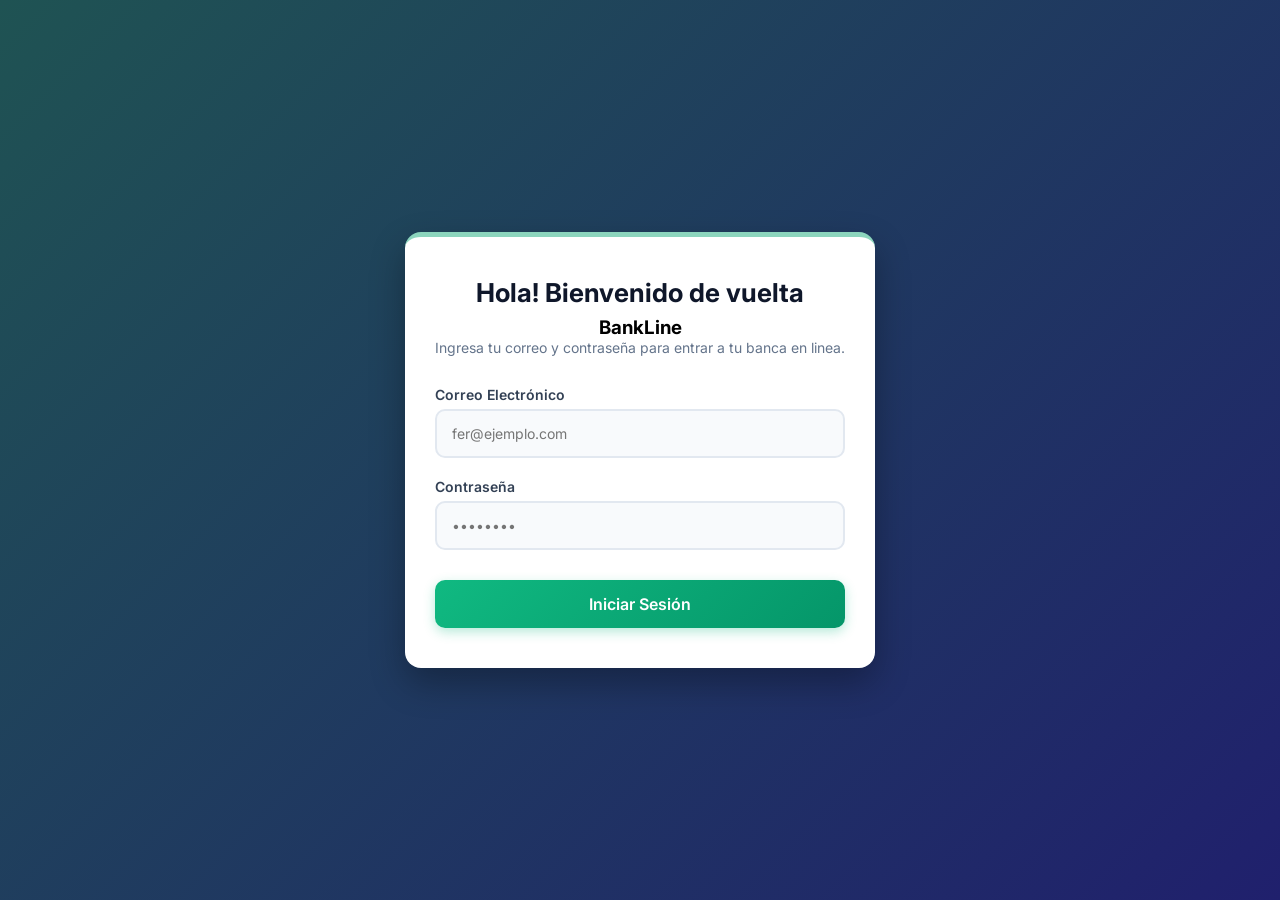
<file: index.html>
<!DOCTYPE html>
<html lang="es">
<head>
    <meta charset="UTF-8">
    <meta name="viewport" content="width=device-width, initial-scale=1.0">
    <title>Fintech Dashboard | Gestión Financiera</title>
    <link rel="stylesheet" href="css/style.css">
</head>
<body>

    <!-- Menú de navegación superior -->
    <header class="navbar">
        <div class="logo">BankLine Cells</div>
        <nav>
            <ul>
                <a href="index.html" class="active">Inicio</a>
                <a href="transferencias.html">Transferencias</a>
                <li><a href="#">Tarjetas</a></li>
            </ul>
        </nav>
        <div class="user-actions">
            <div class="user-profile" id="user-greeting">Cargando...</div>
            <button id="logout-btn" class="logout-btn">Cerrar Sesión</button>
        </div>
    </header>

    <!-- Contenedor principal del Dashboard -->
    <main class="dashboard-container">
        <!-- Agrego un indicador de carga mientras espero a mi API -->
        <div id="loader" style="text-align: center; grid-column: 1 / -1; font-size: 1.5rem; color: #072146; padding: 3rem;">
            <strong>Cargando tu información financiera...</strong>
        </div>
        <!-- Sección Izquierda: Saldo y Tarjetas -->
        <section class="account-summary">
            <div class="balance-card">
                <h2>Saldo Disponible</h2>
                <h1 id="current-balance">$0.00</h1>
            </div>

            <div class="credit-cards">
                <h3>Mis Tarjetas</h3>
                <!-- Aquí inyecto tarjetas dinámicamente con JS -->
                <div id="cards-container"></div>
            </div>
        </section>

        <!-- Sección Derecha: Historial de Movimientos -->
        <section class="transactions">
            <h3>Últimos Movimientos</h3>
            <table class="transactions-table">
                <thead>
                    <tr>
                        <th>Fecha</th>
                        <th>Descripción</th>
                        <th>Monto</th>
                        <th>Estado</th>
                    </tr>
                </thead>
                <tbody id="transactions-body">
                    <!-- Las filas se llenarán consumiendo la API -->
                </tbody>
            </table>
        </section>
        <button id="btn-tema" class="theme-btn">🌙 Modo Oscuro</button>
    </main>
    <script src="js/tema.js"></script>
    <script type="module" src="js/app.js"></script>
</body>
</html>
</file>
<file: css/style.css>
* {
    margin: 0;
    padding: 0;
    box-sizing: border-box;
    font-family: 'Segoe UI', Tahoma, Geneva, Verdana, sans-serif;
}

body {
    background-color: #f4f6f9;
    color: #333;
}

/* Barra de Navegación */
.navbar {
    display: flex;
    justify-content: space-between;
    align-items: center;
    background: linear-gradient(135deg, #1f5353 0%, #20206d 100%);
    color: white;
    padding: 1rem 2rem;
    box-shadow: 0 2px 4px rgba(0,0,0,0.1);
}

.navbar .logo {
    font-size: 1.2rem;
    font-weight: bold;
}

.navbar ul {
    display: flex;
    list-style: none;
    gap: 2rem;
}

.navbar a {
    color: white;
    text-decoration: none;
    font-weight: 500;
    transition: color 0.3s;
}

.navbar a:hover {
    color: #4db8ff;
}

/* Contenedor Principal con CSS Grid  esto aplica para pantalals que son de mayor tamao y conserve diseño*/
.dashboard-container {
    display: grid;
    grid-template-columns: 1fr 2fr;
    gap: 2rem;
    padding: 2rem;
    max-width: 1200px;
    margin: 0 auto;
}
.user-profile {
    font-family: 'Times New Roman', Times, serif;

}

/* =========================================
   CONTENEDOR DE PERFIL Y CERRAR SESIÓN
========================================= */
.user-actions {
    display: flex;
    align-items: center;
    gap: 20px; /* Separación perfecta y controlada entre el nombre y el botón */
}

/* Tarjetas de Información */
.balance-card, .credit-cards, .transactions {
    background: white;
    padding: 1.5rem;
    border-radius: 15px;
    box-shadow: 0 4px 6px rgba(0,0,0,0.05);
}

.balance-card {
    margin-bottom: 1.5rem;
    text-align: center;
}

.balance-card h2 {
    font-size: 1.1rem;
    color: #666;
}

#current-balance {
    font-size: 2.8rem;
    color: #072146;
    margin-top: 0.5rem;
}

/* Tabla de Movimientos */
.transactions h3 {
    margin-bottom: 1rem;
    color: #072146;
}

.transactions-table {
    width: 100%;
    border-collapse: collapse;
}

.transactions-table th, .transactions-table td {
    text-align: left;
    padding: 1rem;
    border-bottom: 1px solid #eee;
}

.transactions-table th {
    background-color: #f9f9f9;
    color: #666;
}

/* =========================================
   ESTILOS DE TARJETAS DINÁMICAS
   ========================================= */
.credit-card-item {
   background: linear-gradient(135deg, #1f5353 0%, #20206d 100%);
    color: white;
    padding: 1.5rem;
    border-radius: 12px;
    margin-top: 1rem;
    box-shadow: 0 4px 10px rgba(0,0,0,0.15);
}

.card-header {
    display: flex;
    justify-content: space-between;
    margin-bottom: 1.5rem;
    font-size: 0.9rem;
    opacity: 0.9;
}

.card-body {
    font-size: 1.3rem;
    letter-spacing: 3px;
    margin-bottom: 1rem;
}

.card-footer {
    text-align: right;
    font-size: 0.8rem;
    opacity: 0.8;
}

/* =========================================
   MEDIA QUERIES (Diseño Responsivo / Móvil)
   ========================================= */
@media (max-width: 768px) {
    /* Cambiar el layout a una sola columna */
    .dashboard-container {
        grid-template-columns: 1fr;
        padding: 1rem;
    }

    /* Apilar los elementos de la barra de navegación */
    .navbar {
        flex-direction: column;
        gap: 1rem;
        text-align: center;
    }

    .navbar ul {
        flex-wrap: wrap;
        justify-content: center;
        gap: 1rem;
    }

    /* Permitir scroll horizontal en la tabla si la pantalla es muy pequeña */
    .transactions {
        overflow-x: auto;
    }
    
    .transactions-table {
        min-width: 500px; /* Asegura que la tabla no se deforme */
    }
}
/* =========================================
   BOTÓN DE CERRAR SESIÓN
========================================= */
.logout-btn {
    background-color: transparent;
    color: #f87171; /* Un rojo claro/salmón para que resalte en el fondo oscuro */
    border: 1px solid #f87171;
    padding: 6px 16px;
    border-radius: 6px;
    font-size: 14px;
    font-weight: 600;
    cursor: pointer;
    margin-left: 5px; /* Lo separo un poco del texto" */
    transition: all 0.3s ease;
}

.logout-btn:hover {
    background-color: #f87171;
    color: white;
}

/* =========================================
   ESTILOS DEL BOTÓN DEL TEMA (CORREGIDO)
========================================= */
.theme-btn {
    background-color: #f1f5f9; /* Fondo gris claro */
    color: #1e293b; /* Texto oscuro para que siempre se lea */
    border: 1px solid #cbd5e1;
    padding: 10px 16px;
    border-radius: 8px;
    cursor: pointer;
    font-size: 14px;
    font-weight: 600;
    transition: all 0.3s ease;
    margin: 10px auto;
    display: block;
}

.theme-btn:hover {
    background-color: #e2e8f0;
}

/* =========================================
   MODO OSCURO (COMPLETO Y DEFINITIVO)
========================================= */
body.dark-theme {
    background-color: #0f172a; 
}

/* 1. EL BOTÓN DEL TEMA */
body.dark-theme .theme-btn {
    background-color: #334155;
    color: #f8fafc;
    border-color: #475569;
}

/* 2. FORZAR EL FONDO OSCURO EN TUS 3 CAJAS PRINCIPALES */
body.dark-theme .balance-card,
body.dark-theme .credit-cards,
body.dark-theme .transactions {
    background-color: #1e293b !important; 
    box-shadow: 0 10px 30px rgba(0, 0, 0, 0.4) !important;
    border: none !important;
}

/* 3. TEXTOS BLANCOS (Títulos, Saldo Principal y Párrafos) */
body.dark-theme h2, 
body.dark-theme h3, 
body.dark-theme p, 
body.dark-theme #current-balance {
    color: #f8fafc !important; 
}

/* 4. LA TABLA DE MOVIMIENTOS (Fecha, Descripción, etc.) */
body.dark-theme .transactions-table th {
    background-color: #334155 !important;
    color: #f8fafc !important;
    border-bottom: 1px solid #475569 !important;
}

body.dark-theme .transactions-table td {
    color: #e2e8f0; /* Sin el !important para no borrar tus montos verdes y rojos */
    border-bottom: 1px solid #334155 !important;
}

/* 5. LAS ETIQUETAS DE ESTADO (Ej. "Completado") */
body.dark-theme td span,
body.dark-theme .badge,
body.dark-theme .estado,
body.dark-theme .status {
    background-color: #334155 !important;
    color: #f8fafc !important;
    border: 1px solid #475569 !important;
}
/* =========================================
   PANTALLA DE TRANSFERENCIAS (MODO OSCURO)
========================================= */
/* Fondo oscuro para la tarjeta central de Enviar Dinero */
body.dark-theme .transfer-card,
body.dark-theme .transfer-container,
body.dark-theme form {
    background-color: #1e293b !important; 
    box-shadow: 0 10px 30px rgba(0, 0, 0, 0.4) !important;
    border: none !important;
}

/* Textos del formulario a color blanco */
body.dark-theme h2, 
body.dark-theme p, 
body.dark-theme label {
    color: #f8fafc !important;
}

/* Cajas de texto (Inputs) adaptadas al modo oscuro */
body.dark-theme input[type="text"],
body.dark-theme input[type="number"] {
    background-color: #0f172a !important; 
    color: #f8fafc !important; 
    border: 1px solid #475569 !important; 
}

/* Cuando hace clic en la caja de texto para escribir */
body.dark-theme input[type="text"]:focus,
body.dark-theme input[type="number"]:focus {
    border-color: #10b981 !important; 
    outline: none;
}
</file>
<file: css/login.css>
/* =========================================
   MIS ESTILOS GLOBALES
========================================= */
* {
    margin: 0;
    padding: 0;
    box-sizing: border-box;
    font-family: 'Inter', sans-serif;
}

body {
/*color predominante ocupo degradado*/
    background: linear-gradient(135deg, #1f5353 0%, #20206d 100%);
    display: flex;
    justify-content: center;
    align-items: center;
    height: 100vh;
}
/* =========================================
   TARJETA DE LOGIN
========================================= */
.logo-container {
    width: 100%;
    max-width: 400px;
    padding: 20px;
}


/* El cuadro blanco principal donde va el formulario */
.login-card {
    background-color: #ffffff;
    padding: 40px 30px;
    border-radius: 16px; /* Bordes un poco más redondos y modernos */
    box-shadow: 0 15px 35px rgba(0, 0, 0, 0.3); /* Sombra más pronunciada para que resalte sobre el fondo oscuro */
    border-top: 5px solid #8cd5bd; /* Una línea verde esmeralda arriba para darle un toque vibrante */
}

/* =========================================
   EL ENCABEZADO
========================================= */
.login-header {
    text-align: center;
    margin-bottom: 30px;
}

.login-header h2 {
    color: #0f172a; /* Hago match con el azul oscuro de mi fondo */
    font-size: 26px;
    font-weight: 700;
    margin-bottom: 8px;
}

.login-header p {
    color: #64748b;
    font-size: 14px;
}

/* =========================================
   MIS CAJAS DE TEXTO (INPUTS)
========================================= */
.input-group {
    margin-bottom: 20px;
}

.input-group label {
    display: block;
    color: #334155;
    font-size: 14px;
    font-weight: 600; /* Letra un poco más negrita para que se lea mejor */
    margin-bottom: 6px;
}

/* El diseño de la caja donde escribo */
.input-group input {
    width: 100%;
    padding: 14px 15px; /* Un poco más de espacio interior para que se vea premium */
    border: 2px solid #e2e8f0; /* Borde un poco más grueso */
    border-radius: 10px;
    font-size: 14px;
    color: #1e293b;
    outline: none;
    transition: all 0.3s ease;
    background-color: #f8fafc; /* Un fondo gris súper clarito en la caja */
}

/* Efecto cuando le doy clic a mi caja de texto (se ilumina en verde esmeralda) */
.input-group input:focus {
    border-color: #10b981;
    background-color: #ffffff;
    box-shadow: 0 0 0 4px rgba(16, 185, 129, 0.1);
}

/* =========================================
   MI BOTÓN DE INICIO DE SESIÓN
========================================= */
.login-btn {
    width: 100%;
    padding: 14px;
    /* Le pongo un degradado vibrante verde esmeralda a turquesa (colores de fintech moderna) */
    background: linear-gradient(135deg, #10b981 0%, #059669 100%);
    color: white;
    border: none;
    border-radius: 10px;
    font-size: 16px;
    font-weight: 600;
    cursor: pointer;
    transition: transform 0.2s ease, box-shadow 0.2s ease;
    margin-top: 10px;
    box-shadow: 0 4px 12px rgba(16, 185, 129, 0.3); /* Sombra del color del botón */
}

/* Efecto hover: el botón se levanta un poquito y la sombra crece cuando paso el mouse */
.login-btn:hover {
    transform: translateY(-2px);
    box-shadow: 0 6px 16px rgba(16, 185, 129, 0.4);
}

/* =========================================
   CAJA DE ALERTAS DE ERROR
========================================= */
.error-message {
    background-color: #fef2f2;
    color: #dc2626;
    padding: 12px;
    border-radius: 8px;
    font-size: 13px;
    text-align: center;
    margin-bottom: 15px;
    border: 1px solid #f87171;
    font-weight: 500;
}
</file>
<file: css/transferencias.css>
/* =========================================
   CONTENEDOR PRINCIPAL DE TRANSFERENCIAS
========================================= */
.transfer-container {
    /* Uso flexbox para centrar mi tarjeta en medio de la pantalla (debajo del navbar) */
    display: flex;
    justify-content: center;
    align-items: flex-start;
    padding: 60px 20px;
    min-height: calc(100vh - 80px); 
    background-color: #f4f7f6; /* El mismo gris claro de fondo que uso en el dashboard */
}

/* =========================================
   LA TARJETA DEL FORMULARIO
========================================= */
.transfer-card {
    background-color: #ffffff;
    width: 100%;
    max-width: 500px; /* Un poco más ancha que el login para que quepan bien los datos */
    padding: 40px;
    border-radius: 16px;
    box-shadow: 0 10px 30px rgba(0, 0, 0, 0.08); /* Sombra elegante */
    border-top: 5px solid #10b981; /* La línea verde esmeralda que indica que aquí se mueve dinero */
}

.transfer-card h2 {
    color: #1e293b;
    font-size: 26px;
    margin-bottom: 10px;
    text-align: center;
}

.transfer-card p {
    color: #64748b;
    font-size: 15px;
    text-align: center;
    margin-bottom: 35px;
}

/* =========================================
   CAJAS DE TEXTO (INPUTS)
========================================= */
.input-group {
    margin-bottom: 50x;
}

.input-group label {
    display: block;
    color: #334155;
    font-size: 14px;
    font-weight: 600;
    margin-bottom: 8px;
}

.input-group input {
    width: 100%;
    padding: 15px;
    border: 2px solid #e2e8f0;
    border-radius: 10px;
    font-size: 16px;
    color: #1e293b;
    outline: none;
    transition: all 0.3s ease;
    background-color: #f8fafc;
}

/* Efecto al dar clic para escribir (borde verde) */
.input-group input:focus {
    border-color: #10b981;
    background-color: #ffffff;
    box-shadow: 0 0 0 4px rgba(16, 185, 129, 0.1);
}

/* =========================================
   BOTÓN DE TRANSFERIR
========================================= */
.transfer-btn {
    width: 100%;
    padding: 16px;
    background: linear-gradient(135deg, #10b981 0%, #059669 100%);
    color: white;
    border: none;
    border-radius: 10px;
    font-size: 16px;
    font-weight: 600;
    cursor: pointer;
    transition: transform 0.2s ease, box-shadow 0.2s ease;
    margin-top: 10px;
    box-shadow: 0 4px 12px rgba(16, 185, 129, 0.3);
}

.transfer-btn:hover {
    transform: translateY(-2px);
    box-shadow: 0 6px 16px rgba(16, 185, 129, 0.4);
}

/* =========================================
   ALERTAS (ÉXITO Y ERROR)
========================================= */
.error-message {
    background-color: #fef2f2;
    color: #dc2626;
    padding: 14px;
    border-radius: 8px;
    font-size: 14px;
    text-align: center;
    margin-bottom: 20px;
    border: 1px solid #f87171;
    font-weight: 500;
}

.success-message {
    background-color: #f0fdf4;
    color: #15803d;
    padding: 14px;
    border-radius: 8px;
    font-size: 14px;
    text-align: center;
    margin-bottom: 20px;
    border: 1px solid #4ade80;
    font-weight: 500;
}
</file>
